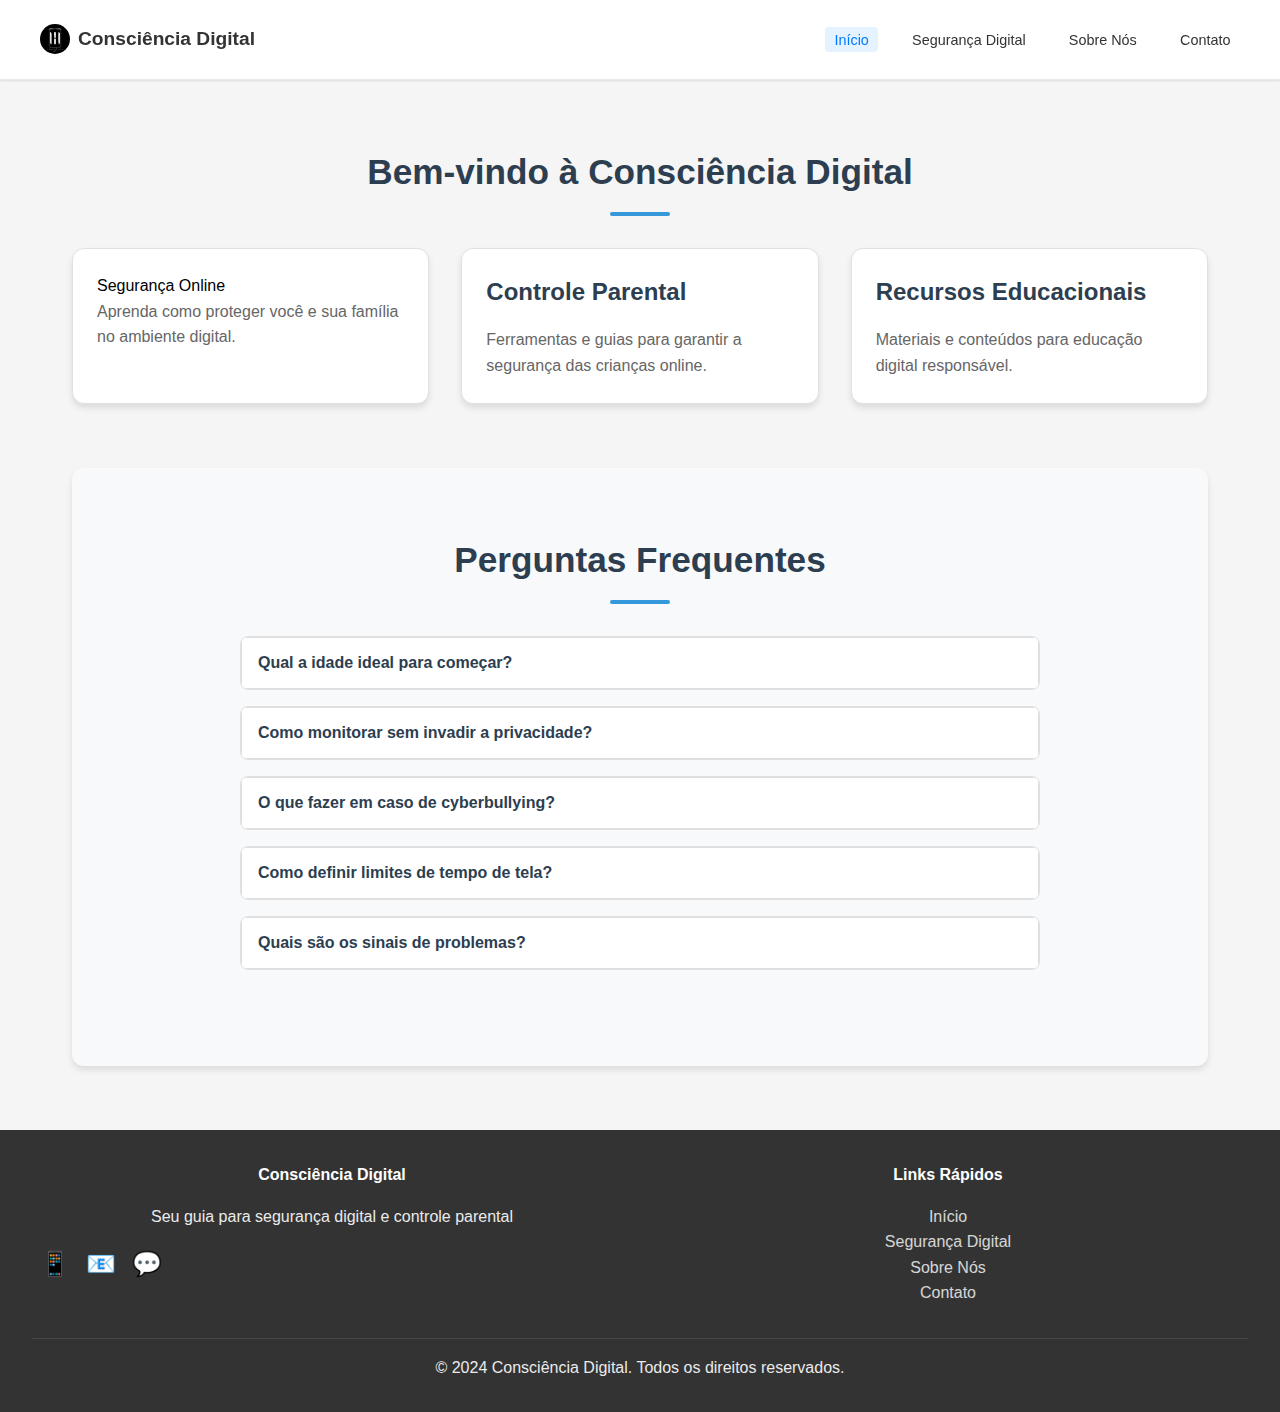
<file: index.html>
<!DOCTYPE html>
<html lang="pt-BR">
<head>
    <meta charset="UTF-8">
    <meta name="viewport" content="width=device-width, initial-scale=1.0">
    <title>Consciência Digital - Segurança Digital e Controle Parental</title>
    <style>
        * {
            margin: 0;
            padding: 0;
            box-sizing: border-box;
        }

        body {
            font-family: 'Arial', sans-serif;
            line-height: 1.6;
            min-height: 100vh;
            display: flex;
            flex-direction: column;
            background-color: #f5f6fa;
        }

        .main-content {
            max-width: 1200px;
            margin: 2rem auto;
            padding: 2rem;
            flex: 1;
        }

        .section-grid {
            display: grid;
            grid-template-columns: repeat(auto-fit, minmax(300px, 1fr));
            gap: 2rem;
            margin-top: 2rem;
        }

        .section-card {
            border: 1px solid #e1e1e1;
            padding: 1.5rem;
            border-radius: 12px;
            background: white;
            box-shadow: 0 4px 6px rgba(0, 0, 0, 0.1);
            transition: transform 0.3s, box-shadow 0.3s;
        }

        .section-card:hover {
            transform: translateY(-5px);
            box-shadow: 0 6px 12px rgba(0, 0, 0, 0.15);
        }

        .section-card h3 {
            color: #2c3e50;
            margin-bottom: 1rem;
            font-size: 1.5rem;
        }

        .section-card p {
            color: #666;
            line-height: 1.6;
        }

        .section-card a {
            text-decoration: none;
            color: inherit;
        }

        h2 {
            color: #2c3e50;
            text-align: center;
            margin-bottom: 2rem;
            font-size: 2.2rem;
            position: relative;
            padding-bottom: 1rem;
        }

        h2::after {
            content: '';
            position: absolute;
            bottom: 0;
            left: 50%;
            transform: translateX(-50%);
            width: 60px;
            height: 4px;
            background: #3498db;
            border-radius: 2px;
        }

        .faq-section {
            margin-top: 4rem;
            background: white;
            padding: 2rem;
            border-radius: 12px;
            box-shadow: 0 4px 6px rgba(0, 0, 0, 0.1);
        }

        .faq-item {
            margin-bottom: 1rem;
            border: 1px solid #e1e1e1;
            border-radius: 8px;
            overflow: hidden;
        }

        .faq-trigger {
            width: 100%;
            padding: 1rem;
            text-align: left;
            background: #f8f9fa;
            border: none;
            cursor: pointer;
            font-weight: 600;
            color: #2c3e50;
            transition: background 0.3s;
        }

        .faq-trigger:hover {
            background: #e9ecef;
        }

        .faq-content {
            padding: 1rem;
            background: white;
        }

        footer {
            background: #2c3e50;
            color: white;
            text-align: center;
            padding: 2rem;
            margin-top: 4rem;
            position: relative;
            bottom: 0;
            width: 100%;
        }

        footer p {
            margin: 0;
            font-size: 1rem;
            opacity: 0.9;
        }

        header a {
            color: white;
            text-decoration: none;
        }

        header a:hover {
            text-decoration: none;
            color: #ecf0f1;
        }

        @media screen and (max-width: 768px) {
            .main-content {
                padding: 1rem;
            }

            h2 {
                font-size: 1.8rem;
            }

            .section-card {
                padding: 1rem;
            }
        }
    </style>
    <link rel="stylesheet" href="style.css">
    <link rel="stylesheet" href="css/faq.css">
</head>
<body>
    <header class="main-header">
        <div class="header-content">
            <div class="logo-container">
                <img src="assets/H3.svg" alt="Consciência Digital Logo" class="logo">
                <a href="index.html" class="site-title">Consciência Digital</a>
            </div>
            <nav class="main-nav">
                <ul class="nav-list">
                    <li><a href="index.html" class="nav-link active">Início</a></li>
                    <li><a href="pages/seguranca-online.html" class="nav-link">Segurança Digital</a></li>
                    <li><a href="pages/sobre.html" class="nav-link">Sobre Nós</a></li>
                    <li><a href="pages/contato.html" class="nav-link">Contato</a></li>
                </ul>
            </nav>
        </div>
    </header>

    <main class="main-content">
        <section id="inicio">
            <h2>Bem-vindo à Consciência Digital</h2>
            <div class="section-grid">
                <div class="section-card">
                    </li><a href="pages/seguranca-online.html"<h3>Segurança Online</h3></a></li>
                    <p>Aprenda como proteger você e sua família no ambiente digital.</p>
                </div>
                <div class="section-card">
                    <h3>Controle Parental</h3>
                    <p>Ferramentas e guias para garantir a segurança das crianças online.</p>
                </div>
                <div class="section-card">
                    <h3>Recursos Educacionais</h3>
                    <p>Materiais e conteúdos para educação digital responsável.</p>
                </div>
            </div>
        </section>
        
        <section id="faq" class="faq-section">
            <div class="container">
                <h2>Perguntas Frequentes</h2>
                <div class="faq-grid">
                    <div class="faq-item">
                        <button class="faq-trigger">
                            Qual a idade ideal para começar?
                            <i class="fas fa-chevron-down"></i>
                        </button>
                        <div class="faq-content">
                            <p>A recomendação varia conforme a plataforma e maturidade da criança. Em geral, 13 anos é a idade mínima para redes sociais.</p>
                        </div>
                    </div>
    
                    <div class="faq-item">
                        <button class="faq-trigger">
                            Como monitorar sem invadir a privacidade?
                            <i class="fas fa-chevron-down"></i>
                        </button>
                        <div class="faq-content">
                            <p>O equilíbrio entre monitoramento e privacidade é fundamental. A comunicação aberta e a confiança são a base para um monitoramento eficaz. Em vez de espionar, converse regularmente com seu filho sobre suas atividades online, os sites e aplicativos que usa e as pessoas com quem interage.</p>
                            <p>Explique os riscos potenciais e a importância da segurança online. Utilize ferramentas de controle parental de forma transparente, explicando seu propósito e envolvendo seu filho nas configurações sempre que possível.</p>
                            <p>O objetivo não é a vigilância constante, mas sim a orientação e o apoio para que ele aprenda a navegar no mundo digital de forma segura e responsável.</p>
                        </div>
                    </div>
    
                    <div class="faq-item">
                        <button class="faq-trigger">
                            O que fazer em caso de cyberbullying?
                            <i class="fas fa-chevron-down"></i>
                        </button>
                        <div class="faq-content">
                            <p>O cyberbullying é uma experiência dolorosa e séria. Se seu filho relatar ou você suspeitar que ele está sendo vítima de cyberbullying:</p>
                            <ul>
                                <li>Priorize o apoio emocional</li>
                                <li>Ouça-o com atenção e valide seus sentimentos</li>
                                <li>Documente as evidências (mensagens, capturas de tela)</li>
                                <li>Bloqueie o agressor e denuncie à plataforma</li>
                                <li>Considere ajuda profissional se necessário</li>
                                <li>Comunique-se com a escola</li>
                            </ul>
                        </div>
                    </div>
    
                    <div class="faq-item">
                        <button class="faq-trigger">
                            Como definir limites de tempo de tela?
                            <i class="fas fa-chevron-down"></i>
                        </button>
                        <div class="faq-content">
                            <p>Estabeleça limites de forma colaborativa:</p>
                            <ul>
                                <li>Envolva seu filho na definição dos limites</li>
                                <li>Explique os motivos (sono, atividades físicas, etc.)</li>
                                <li>Use aplicativos de controle parental</li>
                                <li>Seja um modelo de uso equilibrado</li>
                                <li>Ofereça alternativas offline atraentes</li>
                                <li>Mantenha consistência, mas seja flexível quando apropriado</li>
                            </ul>
                        </div>
                    </div>
    
                    <div class="faq-item">
                        <button class="faq-trigger">
                            Quais são os sinais de problemas?
                            <i class="fas fa-chevron-down"></i>
                        </button>
                        <div class="faq-content">
                            <p>Fique atento aos seguintes sinais:</p>
                            <ul>
                                <li>Isolamento social</li>
                                <li>Irritabilidade quando longe dos dispositivos</li>
                                <li>Queda no desempenho escolar</li>
                                <li>Alterações no sono</li>
                                <li>Preocupação excessiva com imagem online</li>
                                <li>Mudanças repentinas de humor</li>
                                <li>Segredo excessivo sobre atividades online</li>
                                <li>Mensagens de números desconhecidos</li>
                            </ul>
                            <p>Se observar estes sinais, busque diálogo aberto e, se necessário, ajuda profissional.</p>
                        </div>
                    </div>
                </div>
            </div>
        </section>
    </main>
    <divcionar overlay fora dos cards -->
        <div class="overlay"></div>
    
        <!-- Footer Component -->
        <footer class="main-footer">
            <div class="footer-content">
                <div class="footer-section">
                    <h4>Consciência Digital</h4>
                    <p>Seu guia para segurança digital e controle parental</p>
                    <div class="social-links">
                        <a href="#" class="social-icon">📱</a>
                        <a href="#" class="social-icon">📧</a>
                        <a href="#" class="social-icon">💬</a>
                    </div>
                </div>
                <div class="footer-section">
                    <h4>Links Rápidos</h4>
                    <ul class="footer-links">
                        <li><a href="../index.html">Início</a></li>
                        <li><a href="seguranca-online.html">Segurança Digital</a></li>
                        <li><a href="sobre.html">Sobre Nós</li>
                        <li><a href="contato.html">Contato</a></li>
                    </ul>
                </div>
            </div>
            <div style="text-align: center; margin-top: 2rem; padding-top: 1rem; border-top: 1px solid rgba(255,255,255,0.1)">
                <p>&copy; 2024 Consciência Digital. Todos os direitos reservados.</p>
            </div>
        </footer>
    
    <script src="js/faq.js"></script>
</body>
</html>
</file>
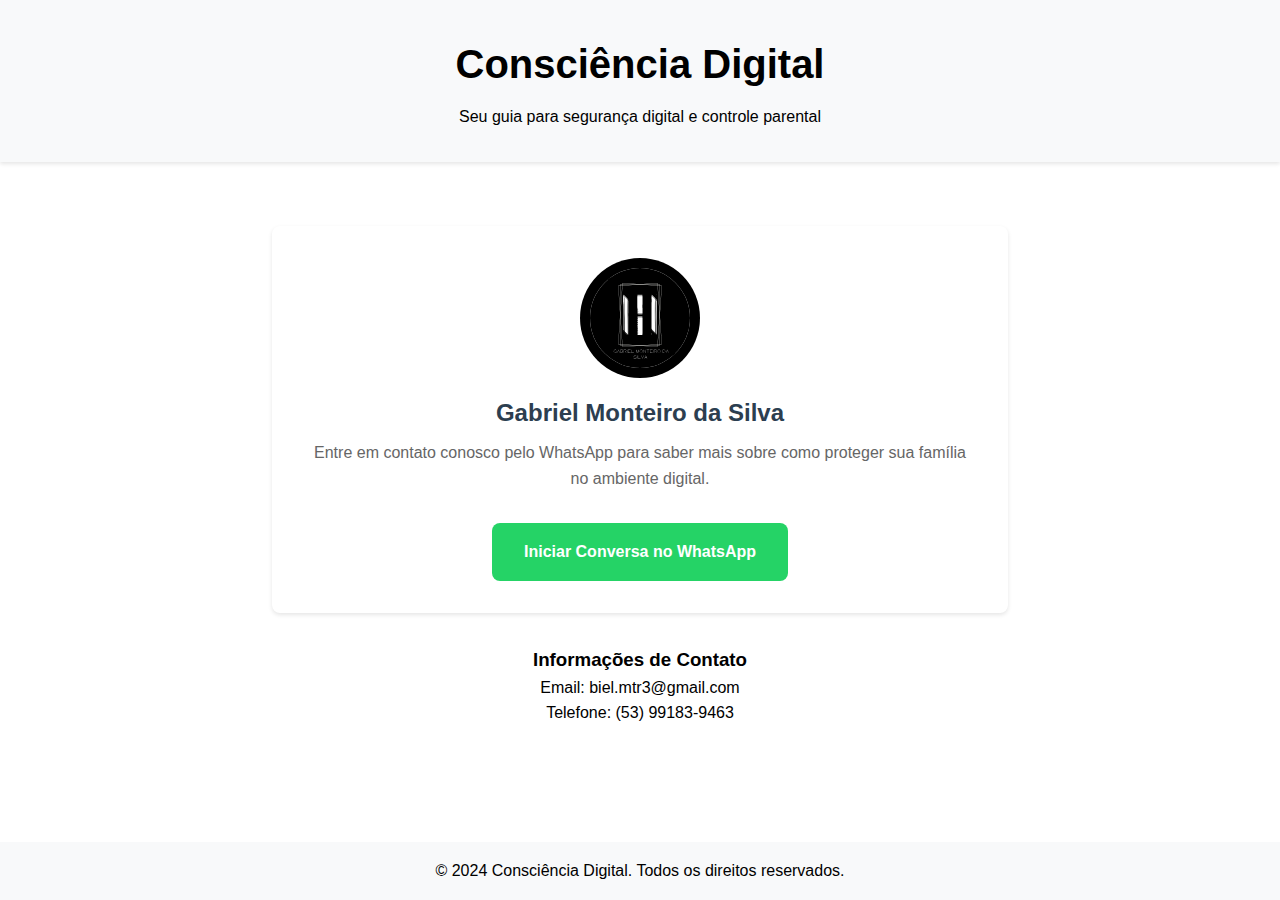
<file: pages/contato.html>
<!DOCTYPE html>
<html lang="pt-BR">
<head>
    <meta charset="UTF-8">
    <meta name="viewport" content="width=device-width, initial-scale=1.0">
    <title>Contato - Consciência Digital</title>
    <style>
        * {
            margin: 0;
            padding: 0;
            box-sizing: border-box;
        }

        body {
            font-family: 'Arial', sans-serif;
            line-height: 1.6;
            min-height: 100vh;
            display: flex;
            flex-direction: column;
        }

        header {
            background-color: #f8f9fa;
            color: #000;
            text-align: center;
            padding: 2rem;
            box-shadow: 0 2px 4px rgba(0,0,0,0.1);
        }

        header h1 {
            font-size: 2.5rem;
            margin-bottom: 0.5rem;
        }

        header a {
            color: #000;
            text-decoration: none;
        }

        header a:hover {
            text-decoration: none;
            color: #000;
        }

        footer {
            background-color: #f8f9fa;
            color: #000;
            text-align: center;
            padding: 1rem;
            margin-top: auto;
        }

        .contact-container {
            max-width: 800px;
            margin: 2rem auto;
            padding: 2rem;
        }

        .whatsapp-card {
            background: white;
            padding: 2rem;
            border-radius: 8px;
            box-shadow: 0 2px 4px rgba(0,0,0,0.1);
            text-align: center;
        }

        .whatsapp-avatar {
            width: 120px;
            height: 120px;
            border-radius: 60px;
            margin: 0 auto 1rem;
            display: block;
        }

        .whatsapp-name {
            font-size: 1.5rem;
            margin-bottom: 0.5rem;
            color: #2c3e50;
        }

        .whatsapp-description {
            color: #666;
            margin-bottom: 2rem;
        }

        .whatsapp-button {
            background-color: #25D366;
            color: white;
            padding: 1rem 2rem;
            border-radius: 8px;
            text-decoration: none;
            display: inline-block;
            font-weight: bold;
            transition: background-color 0.3s;
        }

        .whatsapp-button:hover {
            background-color: #128C7E;
        }

        .contact-info {
            margin-top: 2rem;
            text-align: center;
        }
    </style>
</head>
<body>
    <header>
        <h1><a href="../index.html">Consciência Digital</a></h1>
        <p>Seu guia para segurança digital e controle parental</p>
    </header>

    <main class="contact-container">
        <div class="whatsapp-card">
            <img src="../assets/H3.svg" alt="Logo H3 " class="whatsapp-avatar" style="background-color: #000; padding: 10px;">
            <h2 class="whatsapp-name">Gabriel Monteiro da Silva</h2>
            <p class="whatsapp-description">Entre em contato conosco pelo WhatsApp para saber mais sobre como proteger sua família no ambiente digital.</p>
            <a href="https://api.whatsapp.com/send/?phone=555391839463&text&type=phone_number&app_absent=0" class="whatsapp-button" target="_blank">
                Iniciar Conversa no WhatsApp
            </a>
        </div>

        <div class="contact-info">
            <h3>Informações de Contato</h3>
            <p>Email: biel.mtr3@gmail.com</p>
            <p>Telefone: (53) 99183-9463</p>
        </div>
    </main>

    <footer>
        <p>&copy; 2024 Consciência Digital. Todos os direitos reservados.</p>
    </footer>
</body>
</html>
</file>
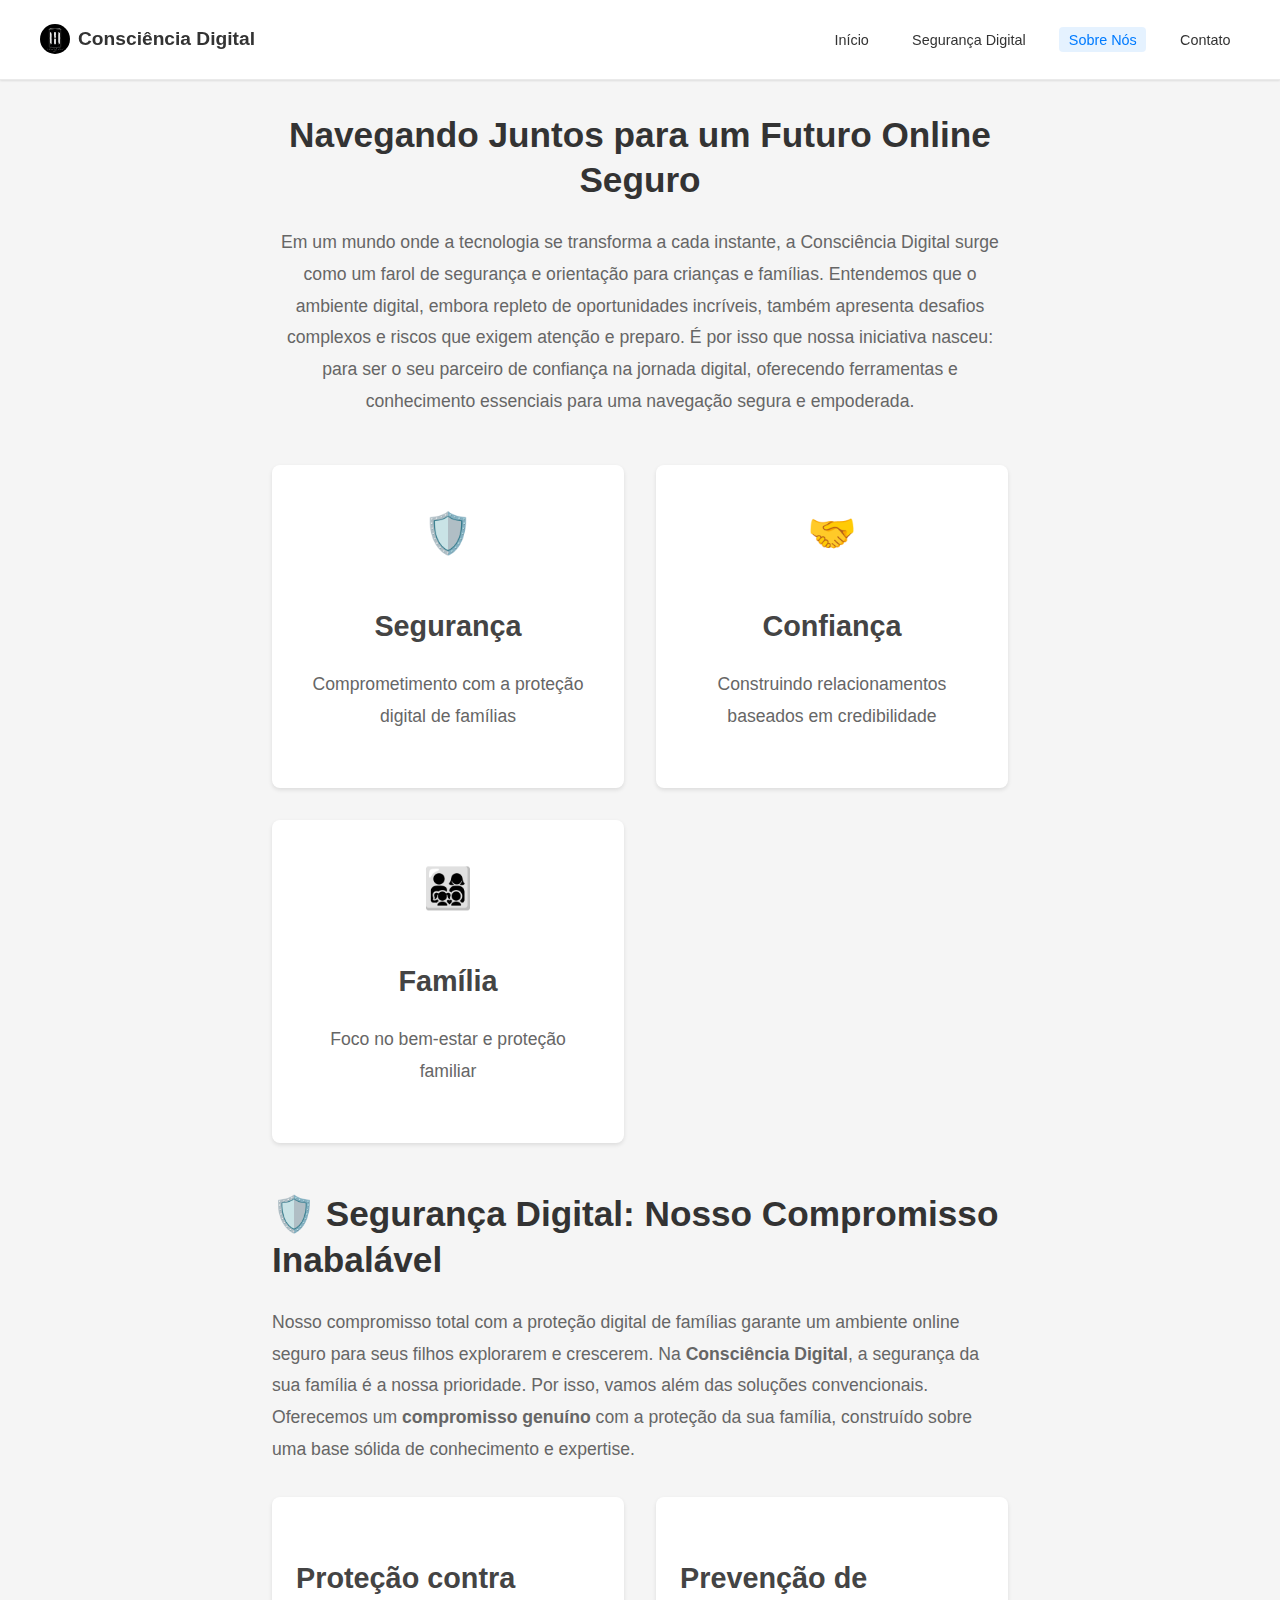
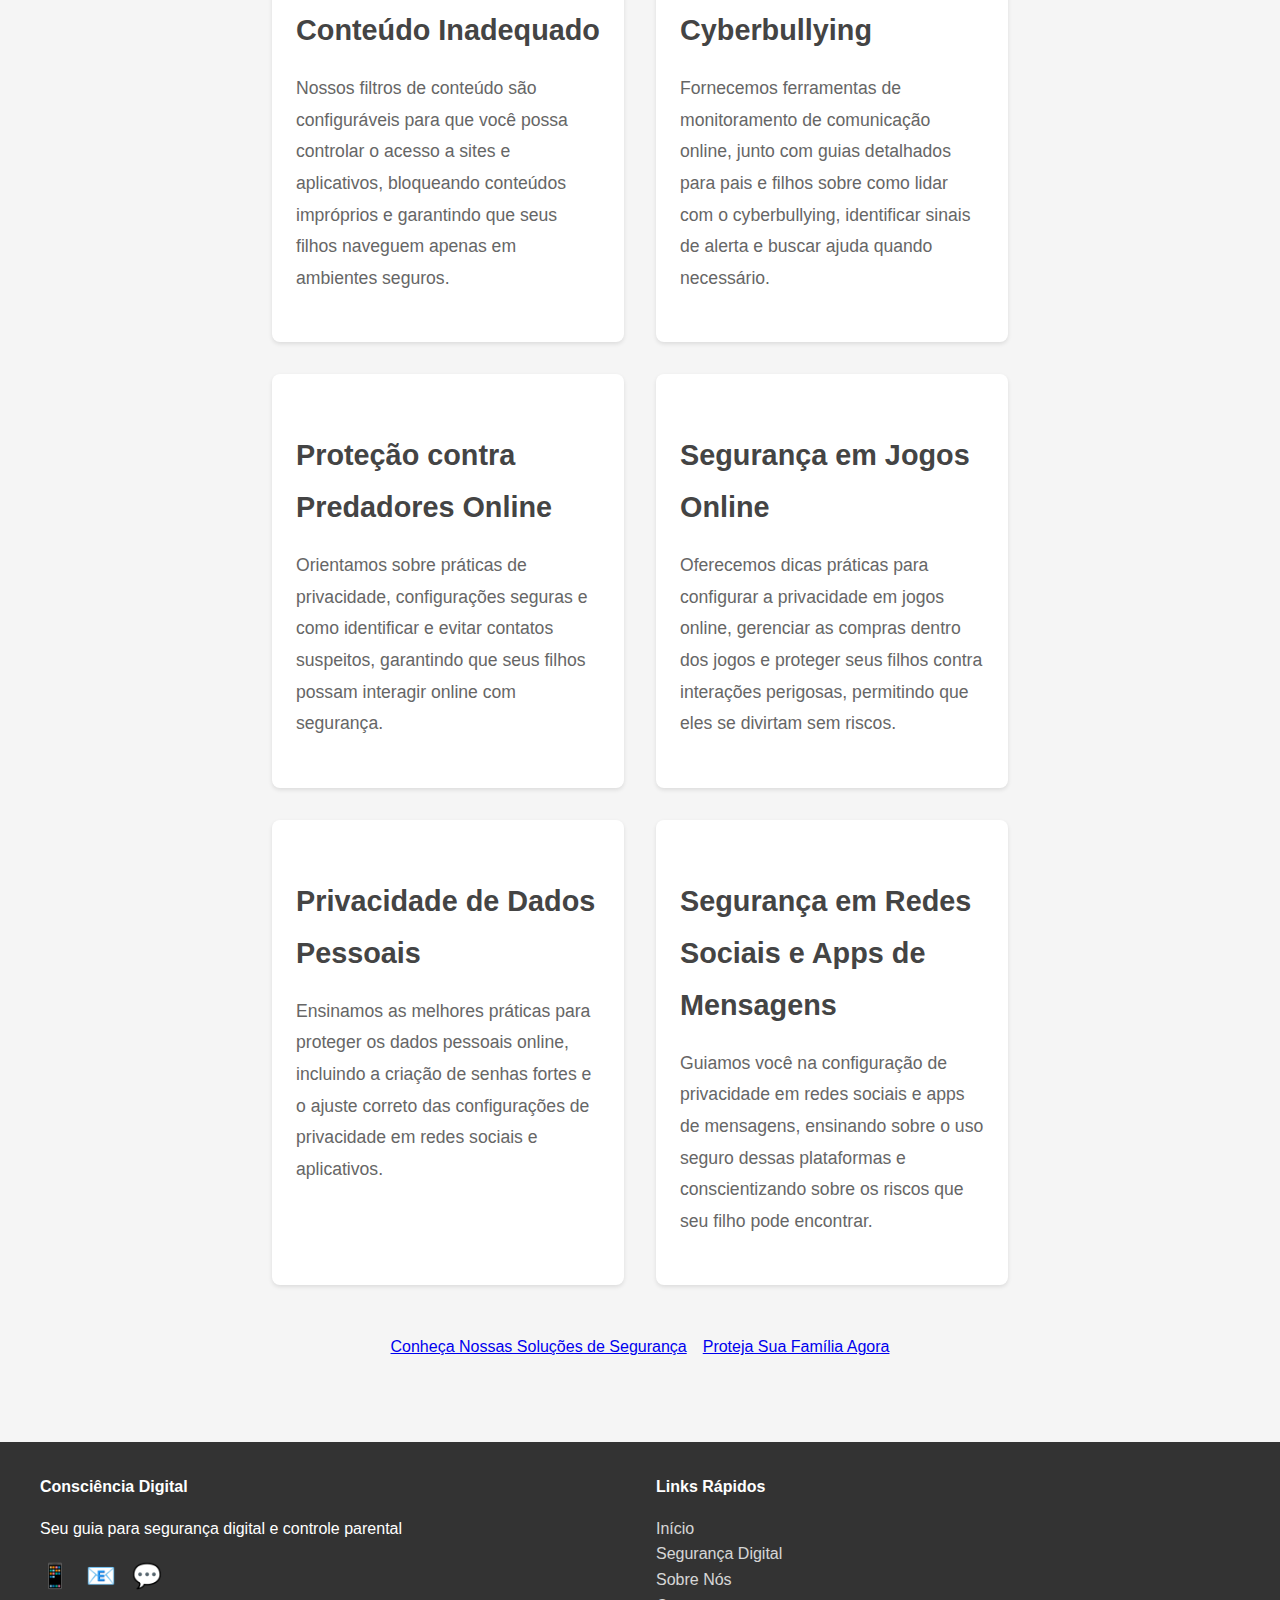
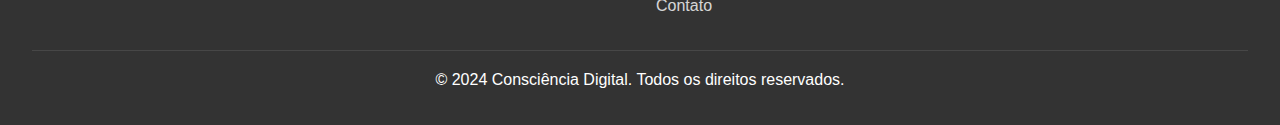
<file: pages/sobre.html>
<!DOCTYPE html>
<html lang="pt-BR">
<head>
    <meta charset="UTF-8">
    <meta name="viewport" content="width=device-width, initial-scale=1.0">
    <title>Sobre Nós - Consciência Digital</title>
    <link rel="stylesheet" href="../style.css">
    <link rel="stylesheet" href="../sobre.css">
</head>
<body>
    <!-- Header Component (from header.html) -->
    <header class="main-header">
        <div class="header-content">
            <div class="logo-container">
                <img src="../assets/H3.svg" alt="Consciência Digital Logo" class="logo">
                <a href="../index.html" class="site-title">Consciência Digital</a>
            </div>
            <nav class="main-nav">
                <ul class="nav-list">
                    <li><a href="../index.html" class="nav-link">Início</a></li>
                    <li><a href="seguranca-online.html" class="nav-link">Segurança Digital</a></li>
                    <li><a href="sobre.html" class="nav-link active">Sobre Nós</a></li>
                    <li><a href="contato.html" class="nav-link">Contato</a></li>
                </ul>
            </nav>
        </div>
    </header>

    <main class="about-page">
        <section class="about-intro">
            <h2>Navegando Juntos para um Futuro Online Seguro</h2>
            <p>Em um mundo onde a tecnologia se transforma a cada instante, a Consciência Digital surge como um farol de segurança e orientação para crianças e famílias. Entendemos que o ambiente digital, embora repleto de oportunidades incríveis, também apresenta desafios complexos e riscos que exigem atenção e preparo. É por isso que nossa iniciativa nasceu: para ser o seu parceiro de confiança na jornada digital, oferecendo ferramentas e conhecimento essenciais para uma navegação segura e empoderada.</p>
        </section>

        <section class="mission-values">
            <div class="value-card">
                <div class="value-icon">🛡️</div>
                <h3>Segurança</h3>
                <p>Comprometimento com a proteção digital de famílias</p>
            </div>
            <div class="value-card">
                <div class="value-icon">🤝</div>
                <h3>Confiança</h3>
                <p>Construindo relacionamentos baseados em credibilidade</p>
            </div>
            <div class="value-card">
                <div class="value-icon">👨‍👩‍👧‍👦</div>
                <h3>Família</h3>
                <p>Foco no bem-estar e proteção familiar</p>
            </div>
        </section>

        <section class="safety-commitment">
            <h2>🛡️ Segurança Digital: Nosso Compromisso Inabalável</h2>
            <p>Nosso compromisso total com a proteção digital de famílias garante um ambiente online seguro para seus filhos explorarem e crescerem. Na <strong>Consciência Digital</strong>, a segurança da sua família é a nossa prioridade. Por isso, vamos além das soluções convencionais. Oferecemos um <strong>compromisso genuíno</strong> com a proteção da sua família, construído sobre uma base sólida de conhecimento e expertise.</p>

            <div class="safety-areas">
                <div class="safety-area">
                    <h3>Proteção contra Conteúdo Inadequado</h3>
                    <p>Nossos filtros de conteúdo são configuráveis para que você possa controlar o acesso a sites e aplicativos, bloqueando conteúdos impróprios e garantindo que seus filhos naveguem apenas em ambientes seguros.</p>
                </div>

                <div class="safety-area">
                    <h3>Prevenção de Cyberbullying</h3>
                    <p>Fornecemos ferramentas de monitoramento de comunicação online, junto com guias detalhados para pais e filhos sobre como lidar com o cyberbullying, identificar sinais de alerta e buscar ajuda quando necessário.</p>
                </div>

                <div class="safety-area">
                    <h3>Proteção contra Predadores Online</h3>
                    <p>Orientamos sobre práticas de privacidade, configurações seguras e como identificar e evitar contatos suspeitos, garantindo que seus filhos possam interagir online com segurança.</p>
                </div>

                <div class="safety-area">
                    <h3>Segurança em Jogos Online</h3>
                    <p>Oferecemos dicas práticas para configurar a privacidade em jogos online, gerenciar as compras dentro dos jogos e proteger seus filhos contra interações perigosas, permitindo que eles se divirtam sem riscos.</p>
                </div>

                <div class="safety-area">
                    <h3>Privacidade de Dados Pessoais</h3>
                    <p>Ensinamos as melhores práticas para proteger os dados pessoais online, incluindo a criação de senhas fortes e o ajuste correto das configurações de privacidade em redes sociais e aplicativos.</p>
                </div>

                <div class="safety-area">
                    <h3>Segurança em Redes Sociais e Apps de Mensagens</h3>
                    <p>Guiamos você na configuração de privacidade em redes sociais e apps de mensagens, ensinando sobre o uso seguro dessas plataformas e conscientizando sobre os riscos que seu filho pode encontrar.</p>
                </div>
            </div>
        </section>
        
       

        <section class="cta-section">
            <div class="cta-buttons">
                <a href="../index.html#solutions" class="cta-button primary">Conheça Nossas Soluções de Segurança</a>
                <a href="../pages/contato.html" class="cta-button secondary">Proteja Sua Família Agora</a>
            </div>
        </section>
    </main>

    <!-- Footer Component (from footer.html) -->
    <footer class="main-footer">
        <div class="footer-content">
            <div class="footer-section">
                <h4>Consciência Digital</h4>
                <p>Seu guia para segurança digital e controle parental</p>
                <div class="social-links">
                    <a href="#" class="social-icon">📱</a>
                    <a href="#" class="social-icon">📧</a>
                    <a href="#" class="social-icon">💬</a>
                </div>
            </div>
            <div class="footer-section">
                <h4>Links Rápidos</h4>
                <ul class="footer-links">
                    <li><a href="../index.html">Início</a></li>
                    <li><a href="../pages/seguranca-online.html">Segurança Digital</a></li>
                    <li><a href="../pages/sobre.html">Sobre Nós</a></li>
                    <li><a href="../pages/contato.html">Contato</a></li>
                </ul>
            </div>
            
        </div>
        <div style="text-align: center; margin-top: 2rem; padding-top: 1rem; border-top: 1px solid rgba(255,255,255,0.1)">
            <p>&copy; 2024 Consciência Digital. Todos os direitos reservados.</p>
        </div>
    </footer>
</body>
</html>
</file>
<file: style.css>
* {
    margin: 0;
    padding: 0;
    box-sizing: border-box;
}

body {
    font-family: 'Arial', sans-serif;
    line-height: 1.6;
    min-height: 100vh;
    display: flex;
    flex-direction: column;
    background-color: #f5f5f5;
}

/* Header Styles */
.main-header {
    background-color: #ffffff;
    box-shadow: 0 1px 2px rgba(0,0,0,0.1);
    padding: 1rem;
    position: sticky;
    top: 0;
    z-index: 100;
    border-bottom: 1px solid #eaeaea;
    transition: all 0.3s ease;
}

.header-content {
    max-width: 1200px;
    margin: 0 auto;
    display: flex;
    justify-content: space-between;
    align-items: center;
    padding: 0.5rem 0;
    transition: all 0.3s ease;
}

.logo-container {
    display: flex;
    align-items: center;
    gap: 0.5rem;
}

.logo {
    height: 30px;
    width: 30px;
    border-radius: 50%;
    object-fit: cover;
    transition: transform 0.3s ease;
}

.logo:hover {
    transform: scale(1.1);
}

.site-title {
    font-size: 1.2rem;
    color: #333;
    text-decoration: none;
    font-weight: bold;
    transition: color 0.3s ease;
}

.site-title:hover {
    color: #007bff;
}

/* Navigation */
.main-nav {
    margin-top: 0;
}

.nav-list {
    list-style: none;
    display: flex;
    gap: 1.5rem;
    justify-content: center;
    align-items: center;
    margin: 0;
    padding: 0;
}

.nav-link {
    color: #333;
    text-decoration: none;
    font-weight: 500;
    padding: 0.3rem 0.6rem;
    font-size: 0.9rem;
    transition: all 0.3s ease;
    border-radius: 4px;
}

.nav-link:hover {
    color: #007bff;
    background-color: rgba(0, 123, 255, 0.1);
}

.nav-link.active {
    color: #007bff;
    background-color: rgba(0, 123, 255, 0.1);
}

/* Main Content */
main {
    flex: 1;
    padding: 2rem;
    max-width: 1200px;
    margin: 0 auto;
    width: 100%;
}

/* Footer Styles */
.main-footer {
    background-color: #333;
    color: #fff;
    padding: 2rem;
    margin-top: auto;
}

.footer-content {
    max-width: 1200px;
    margin: 0 auto;
    display: grid;
    grid-template-columns: repeat(auto-fit, minmax(250px, 1fr));
    gap: 2rem;
}

.footer-section h4 {
    margin-bottom: 1rem;
    color: #fff;
}

.footer-links {
    list-style: none;
}

.footer-links a {
    color: #fff;
    text-decoration: none;
    opacity: 0.8;
    transition: opacity 0.3s;
}

.footer-links a:hover {
    opacity: 1;
}

.social-links {
    display: flex;
    gap: 1rem;
    margin-top: 1rem;
}

.social-icon {
    color: #fff;
    text-decoration: none;
    font-size: 1.5rem;
}

/* Responsive Design */
@media (max-width: 768px) {
    .nav-list {
        flex-direction: column;
        align-items: center;
        gap: 1rem;
    }

    .header-content {
        flex-direction: column;
        text-align: center;
        gap: 0.5rem;
    }

    .nav-list {
        flex-wrap: wrap;
        gap: 0.5rem;
    }

    .nav-link {
        padding: 0.2rem 0.4rem;
        font-size: 0.85rem;
    }

    main {
        padding: 1rem;
    }

    .main-header {
        padding: 0.8rem;
    }

    .main-header.retracted {
        padding: 0.3rem;
    }

    .header-content.retracted {
        gap: 0.2rem;
    }

    .logo.retracted {
        height: 25px;
        width: 25px;
    }

    .site-title.retracted {
        font-size: 1rem;
    }

    .nav-list.retracted .nav-link {
        padding: 0.1rem 0.3rem;
        font-size: 0.8rem;
    }
}

/* Utility Classes */
.button {
    display: inline-block;
    padding: 0.8rem 1.5rem;
    border-radius: 5px;
    text-decoration: none;
    transition: background-color 0.3s;
    font-weight: 500;
}

.primary-button {
    background-color: #007bff;
    color: #fff;
}

.primary-button:hover {
    background-color: #0056b3;
}

.secondary-button {
    background-color: transparent;
    border: 2px solid #007bff;
    color: #007bff;
}

.secondary-button:hover {
    background-color: #007bff;
    color: #fff;
}
</file>
<file: css/faq.css>
.faq-section {
    padding: 4rem 2rem;
    background: #f8f9fa;
}

.faq-grid {
    max-width: 800px;
    margin: 2rem auto;
}

.faq-item {
    margin-bottom: 1rem;
}

.faq-trigger {
    width: 100%;
    padding: 1rem;
    background: white;
    border: 1px solid #ddd;
    border-radius: 4px;
    text-align: left;
    cursor: pointer;
    display: flex;
    justify-content: space-between;
    align-items: center;
    font-size: 1rem;
    transition: background 0.3s;
}

.faq-trigger:hover {
    background: #f1f1f1;
}

.faq-content {
    display: none;
    padding: 1rem;
    background: white;
    border: 1px solid #ddd;
    border-top: none;
    border-radius: 0 0 4px 4px;
}

.faq-content.active {
    display: block;
}

.faq-content ul {
    padding-left: 1.5rem;
    margin: 1rem 0;
}

.faq-content p {
    margin-bottom: 1rem;
}

.container {
    max-width: 1200px;
    margin: 0 auto;
}
</file>
<file: sobre.css>
.about-page {
    max-width: 800px;
    margin: 0 auto;
    padding: 2rem;
    line-height: 1.8;
}

.about-page h2 {
    font-size: 2.2rem;
    margin-bottom: 1.5rem;
    color: #333;
    line-height: 1.3;
}

.about-page h3 {
    font-size: 1.8rem;
    margin: 2rem 0 1rem;
    color: #444;
}

.about-page h4 {
    font-size: 1.4rem;
    margin: 1.5rem 0 1rem;
    color: #555;
}

.about-page p {
    margin-bottom: 1.5rem;
    font-size: 1.1rem;
    color: #666;
}

.about-page ul {
    margin: 1.5rem 0;
    padding-left: 2rem;
}

.about-page li {
    margin-bottom: 1rem;
    color: #666;
}

.about-intro {
    margin-bottom: 3rem;
    text-align: center;
}

.mission-values {
    display: grid;
    grid-template-columns: repeat(auto-fit, minmax(250px, 1fr));
    gap: 2rem;
    margin: 3rem 0;
}

.value-card {
    background: #fff;
    padding: 2rem;
    border-radius: 8px;
    box-shadow: 0 2px 4px rgba(0,0,0,0.1);
    text-align: center;
}

.value-icon {
    font-size: 2.5rem;
    margin-bottom: 1rem;
}

.safety-areas {
    display: grid;
    grid-template-columns: repeat(auto-fit, minmax(300px, 1fr));
    gap: 2rem;
    margin: 2rem 0;
}

.safety-area {
    background: #fff;
    padding: 1.5rem;
    border-radius: 8px;
    box-shadow: 0 2px 4px rgba(0,0,0,0.1);
}

.digital-exposure-section {
    background: #fff;
    padding: 2rem;
    border-radius: 8px;
    box-shadow: 0 2px 4px rgba(0,0,0,0.1);
    margin: 3rem 0;
}

.cta-section {
    text-align: center;
    margin: 3rem 0;
}

.cta-buttons {
    display: flex;
    gap: 1rem;
    justify-content: center;
    flex-wrap: wrap;
}

/* Responsive adjustments */
@media (max-width: 768px) {
    .about-page {
        padding: 1rem;
    }

    .about-page h2 {
        font-size: 1.8rem;
    }

    .about-page h3 {
        font-size: 1.5rem;
    }

    .about-page h4 {
        font-size: 1.2rem;
    }

    .about-page p {
        font-size: 1rem;
    }

    .safety-areas {
        grid-template-columns: 1fr;
    }
}
</file>
